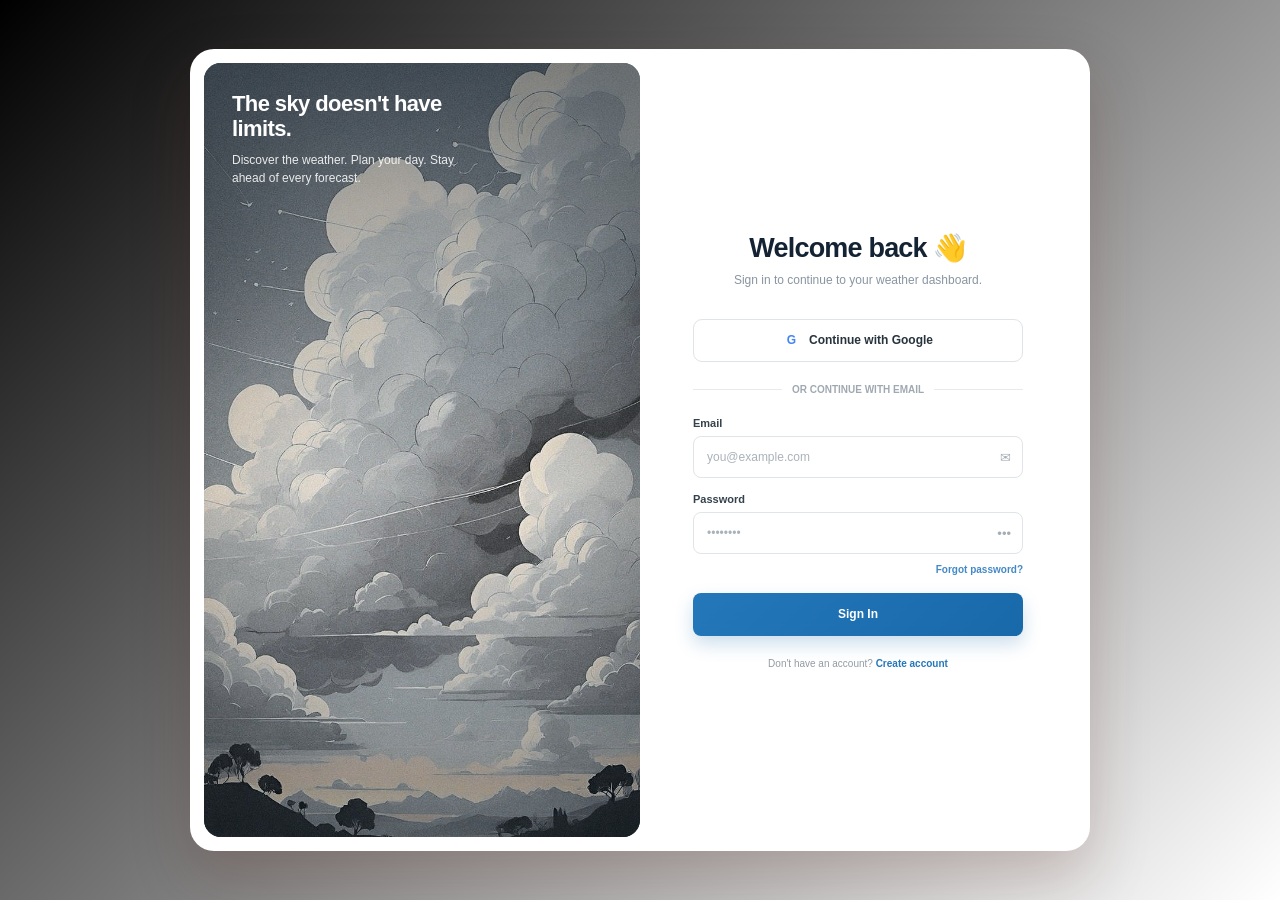
<file: login page/index.html>
<!DOCTYPE html>
<html lang="en">
<head>
    <meta charset="UTF-8">
    <meta name="viewport" content="width=device-width, initial-scale=1.0">

    <title>Weather Login</title>
<link rel="stylesheet" href="style.css"> 
</head>

<body>

    <main class="login-container">

        <!-- =====================================
             LEFT IMAGE
        ====================================== -->

        <section class="login-image">

            <img
                src="image.png"
                alt="Beautiful weather landscape"
            >

            <div class="image-overlay">

                <h2>
                    The sky doesn't
                    have limits.
                </h2>

                <p>
                    Discover the weather.
                    Plan your day.
                    Stay ahead of every forecast.
                </p>

            </div>

        </section>


        <!-- =====================================
             RIGHT LOGIN
        ====================================== -->

        <section class="login-content">

            <form class="login-form">

                <div class="login-header">

                    <h1>
                        Welcome back 👋
                    </h1>

                    <p>
                        Sign in to continue to your weather dashboard.
                    </p>

                </div>


                <!-- GOOGLE -->

                <button
                    type="button"
                    class="google-btn"
                >

                    <span class="google-icon">
                        G
                    </span>

                    Continue with Google

                </button>


                <!-- DIVIDER -->

                <div class="divider">

                    <span>
                        OR CONTINUE WITH EMAIL
                    </span>

                </div>


                <!-- EMAIL -->

                <div class="form-group">

                    <label for="email">
                        Email
                    </label>

                    <div class="input-wrapper">

                        <input
                            id="email"
                            type="email"
                            placeholder="you@example.com"
                            autocomplete="email"
                            required
                        >

                        <span class="input-icon">
                            ✉
                        </span>

                    </div>

                </div>


                <!-- PASSWORD -->

                <div class="form-group">

                    <label for="password">
                        Password
                    </label>

                    <div class="input-wrapper">

                        <input
                            id="password"
                            type="password"
                            placeholder="••••••••"
                            autocomplete="current-password"
                            required
                        >

                        <span class="input-icon">
                            •••
                        </span>

                    </div>

                </div>


                <!-- FORGOT -->

                <div class="forgot">

                    <a href="#">
                        Forgot password?
                    </a>

                </div>


                <!-- LOGIN -->

               <button
    type="button"
    class="login-btn"
    onclick="window.location.href='../unified 2nd/index.html';"
>
    Sign In
</button>


                <!-- SIGNUP -->

                <p class="signup">

                    Don't have an account?

                    <a href="#">
                        Create account
                    </a>

                </p>

            </form>

        </section>

    </main>

</body>
</html>
</file>
<file: login page/style.css>
* {
            margin: 0;
            padding: 0;
            box-sizing: border-box;
        }

        body {
            min-height: 100vh;

            display: flex;
            align-items: center;
            justify-content: center;

            font-family:
                "Inter",
                "Helvetica Neue",
                Arial,
                sans-serif;

            background:
                linear-gradient(
                    135deg,
                    black,grey,white
                );

            overflow: hidden;
        }


        /* =========================================
           LOGIN CONTAINER
        ========================================= */

        .login-container {

            width: min(900px, 92vw);

            min-height: 520px;

            display: grid;

            grid-template-columns: 1fr 1fr;

            background: #ffffff;

            border-radius: 24px;

            padding: 14px;

            box-shadow:
                0 25px 60px rgba(80, 30, 25, 0.22);

            overflow: hidden;
        }


        /* =========================================
           LEFT IMAGE
        ========================================= */

        .login-image {

            position: relative;

            min-height: 490px;

            border-radius: 17px;

            overflow: hidden;

            background: #123d5c;
        }

        .login-image img {

            width: 100%;
            height: 100%;

            display: block;

            object-fit: cover;
        }


        /* =========================================
           IMAGE OVERLAY
        ========================================= */

        .image-overlay {

            position: absolute;

            inset: 0;

            padding: 28px;

            display: flex;

            flex-direction: column;

            justify-content: flex-start;

            background:
                linear-gradient(
                    180deg,
                    rgba(4, 22, 38, 0.42),
                    rgba(4, 22, 38, 0.02) 55%,
                    rgba(4, 22, 38, 0.30)
                );

            color: white;
        }

        .image-overlay h2 {

            max-width: 240px;

            font-size: 22px;

            line-height: 1.15;

            font-weight: 800;

            letter-spacing: -0.6px;
        }

        .image-overlay p {

            margin-top: 10px;

            max-width: 230px;

            font-size: 12px;

            line-height: 1.5;

            opacity: 0.88;
        }


        /* =========================================
           RIGHT SIDE
        ========================================= */

        .login-content {

            display: flex;

            align-items: center;

            justify-content: center;

            padding: 45px;
        }

        .login-form {

            width: 100%;

            max-width: 330px;
        }


        /* =========================================
           HEADER
        ========================================= */

        .login-header {

            margin-bottom: 30px;

            text-align: center;
        }

        .login-header h1 {

            color: #142333;

            font-size: 27px;

            font-weight: 800;

            letter-spacing: -0.8px;
        }

        .login-header p {

            margin-top: 7px;

            color: #8995a1;

            font-size: 12px;

            line-height: 1.5;
        }


        /* =========================================
           GOOGLE BUTTON
        ========================================= */

        .google-btn {

            width: 100%;

            height: 43px;

            display: flex;

            align-items: center;

            justify-content: center;

            gap: 9px;

            border: 1px solid #dfe4e8;

            border-radius: 9px;

            background: #ffffff;

            color: #27333d;

            font-size: 12px;

            font-weight: 600;

            cursor: pointer;

            transition: 0.2s ease;
        }

        .google-btn:hover {

            background: #f7fafc;

            border-color: #cbd4da;
        }

        .google-icon {

            width: 17px;
            height: 17px;

            display: flex;

            align-items: center;
            justify-content: center;

            font-weight: 800;

            color: #4285f4;
        }


        /* =========================================
           DIVIDER
        ========================================= */

        .divider {

            display: flex;

            align-items: center;

            gap: 10px;

            margin: 22px 0;
        }

        .divider::before,
        .divider::after {

            content: "";

            flex: 1;

            height: 1px;

            background: #e7ebee;
        }

        .divider span {

            color: #a0a9b1;

            font-size: 10px;

            font-weight: 600;
        }


        /* =========================================
           FORM GROUP
        ========================================= */

        .form-group {

            margin-bottom: 15px;
        }

        .form-group label {

            display: block;

            margin-bottom: 7px;

            color: #34424d;

            font-size: 11px;

            font-weight: 700;
        }


        /* =========================================
           INPUT
        ========================================= */

        .input-wrapper {

            position: relative;
        }

        .input-wrapper input {

            width: 100%;

            height: 42px;

            padding:
                0 38px
                0 13px;

            border: 1px solid #dfe5e9;

            border-radius: 8px;

            outline: none;

            background: #ffffff;

            color: #172733;

            font-family: inherit;

            font-size: 12px;

            transition: 0.2s ease;
        }

        .input-wrapper input::placeholder {

            color: #aab2b9;
        }

        .input-wrapper input:focus {

            border-color: #4389c7;

            box-shadow:
                0 0 0 3px rgba(67, 137, 199, 0.10);
        }


        /* =========================================
           INPUT ICON
        ========================================= */

        .input-icon {

            position: absolute;

            right: 12px;

            top: 50%;

            transform: translateY(-50%);

            color: #a4adb5;

            font-size: 13px;

            pointer-events: none;
        }


        /* =========================================
           FORGOT PASSWORD
        ========================================= */

        .forgot {

            display: flex;

            justify-content: flex-end;

            margin-top: -5px;

            margin-bottom: 18px;
        }

        .forgot a {

            color: #4389c7;

            font-size: 10px;

            font-weight: 700;

            text-decoration: none;
        }

        .forgot a:hover {

            text-decoration: underline;
        }


        /* =========================================
           LOGIN BUTTON
        ========================================= */

        .login-btn {

            width: 100%;

            height: 43px;

            border-radius: 8px;

            background:
                linear-gradient(
                    135deg,
                    #2477b9,
                    #1769aa
                );

            color: white;

            font-size: 12px;

            font-weight: 700;

            border: none;

            cursor: pointer;

            box-shadow:
                0 8px 18px rgba(23, 105, 170, 0.22);

            transition:
                transform 0.2s ease,
                box-shadow 0.2s ease;
        }

        .login-btn:hover {

            transform: translateY(-1px);

            box-shadow:
                0 11px 22px rgba(23, 105, 170, 0.28);
        }

        .login-btn:active {

            transform: translateY(0);
        }


        /* =========================================
           SIGN UP
        ========================================= */

        .signup {

            margin-top: 22px;

            text-align: center;

            color: #929ba3;

            font-size: 10px;
        }

        .signup a {

            color: #2477b9;

            font-weight: 700;

            text-decoration: none;
        }

        .signup a:hover {

            text-decoration: underline;
        }


        /* =========================================
           RESPONSIVE TABLET
        ========================================= */

        @media (max-width: 750px) {

            .login-container {

                width: min(620px, 92vw);

                grid-template-columns: 0.9fr 1.1fr;

                min-height: 450px;
            }

            .login-image {

                min-height: 420px;
            }

            .login-content {

                padding: 28px;
            }

            .image-overlay {

                padding: 20px;
            }

            .image-overlay h2 {

                font-size: 18px;
            }

            .image-overlay p {

                font-size: 10px;
            }
        }


        /* =========================================
           MOBILE
        ========================================= */

        @media (max-width: 600px) {

            body {

                padding: 20px;

                align-items: center;

                background:
                     linear-gradient(
                    135deg,
                    black,grey,white
                );
            }

            .login-container {

                width: 100%;

                max-width: 390px;

                display: flex;

                flex-direction: column;

                padding: 9px;

                border-radius: 20px;

                min-height: auto;
            }

            .login-image {

                height: 220px;

                min-height: 220px;

                flex-shrink: 0;

                border-radius: 14px;
            }

            .image-overlay {

                padding: 18px;
            }

            .image-overlay h2 {

                max-width: 190px;

                font-size: 18px;
            }

            .image-overlay p {

                max-width: 190px;

                margin-top: 6px;

                font-size: 10px;
            }

            .login-content {

                padding:
                    28px
                    20px
                    25px;
            }

            .login-form {

                max-width: 100%;
            }

            .login-header {

                margin-bottom: 22px;
            }

            .login-header h1 {

                font-size: 23px;
            }

            .google-btn,
            .login-btn {

                height: 42px;
            }
        }


        /* =========================================
           SMALL PHONES
        ========================================= */

        @media (max-width: 380px) {

            body {

                padding: 12px;
            }

            .login-container {

                padding: 7px;

                border-radius: 17px;
            }

            .login-image {

                height: 185px;

                min-height: 185px;
            }

            .image-overlay {

                padding: 15px;
            }

            .image-overlay h2 {

                font-size: 16px;
            }

            .image-overlay p {

                font-size: 9px;
            }

            .login-content {

                padding:
                    23px
                    16px
                    20px;
            }

            .login-header h1 {

                font-size: 21px;
            }

            .login-header p {

                font-size: 10px;
            }

            .divider {

                margin: 17px 0;
            }

            .form-group {

                margin-bottom: 12px;
            }

            .input-wrapper input {

                height: 40px;
            }

            .login-btn {

                height: 40px;
            }
        }


        /* =========================================
           ACCESSIBILITY
        ========================================= */

        button:focus-visible,
        input:focus-visible,
        a:focus-visible {

            outline: 2px solid #55b9e8;

            outline-offset: 3px;
        }

        @media (prefers-reduced-motion: reduce) {

            * {

                transition: none !important;

                animation: none !important;
            }
        }
</file>
